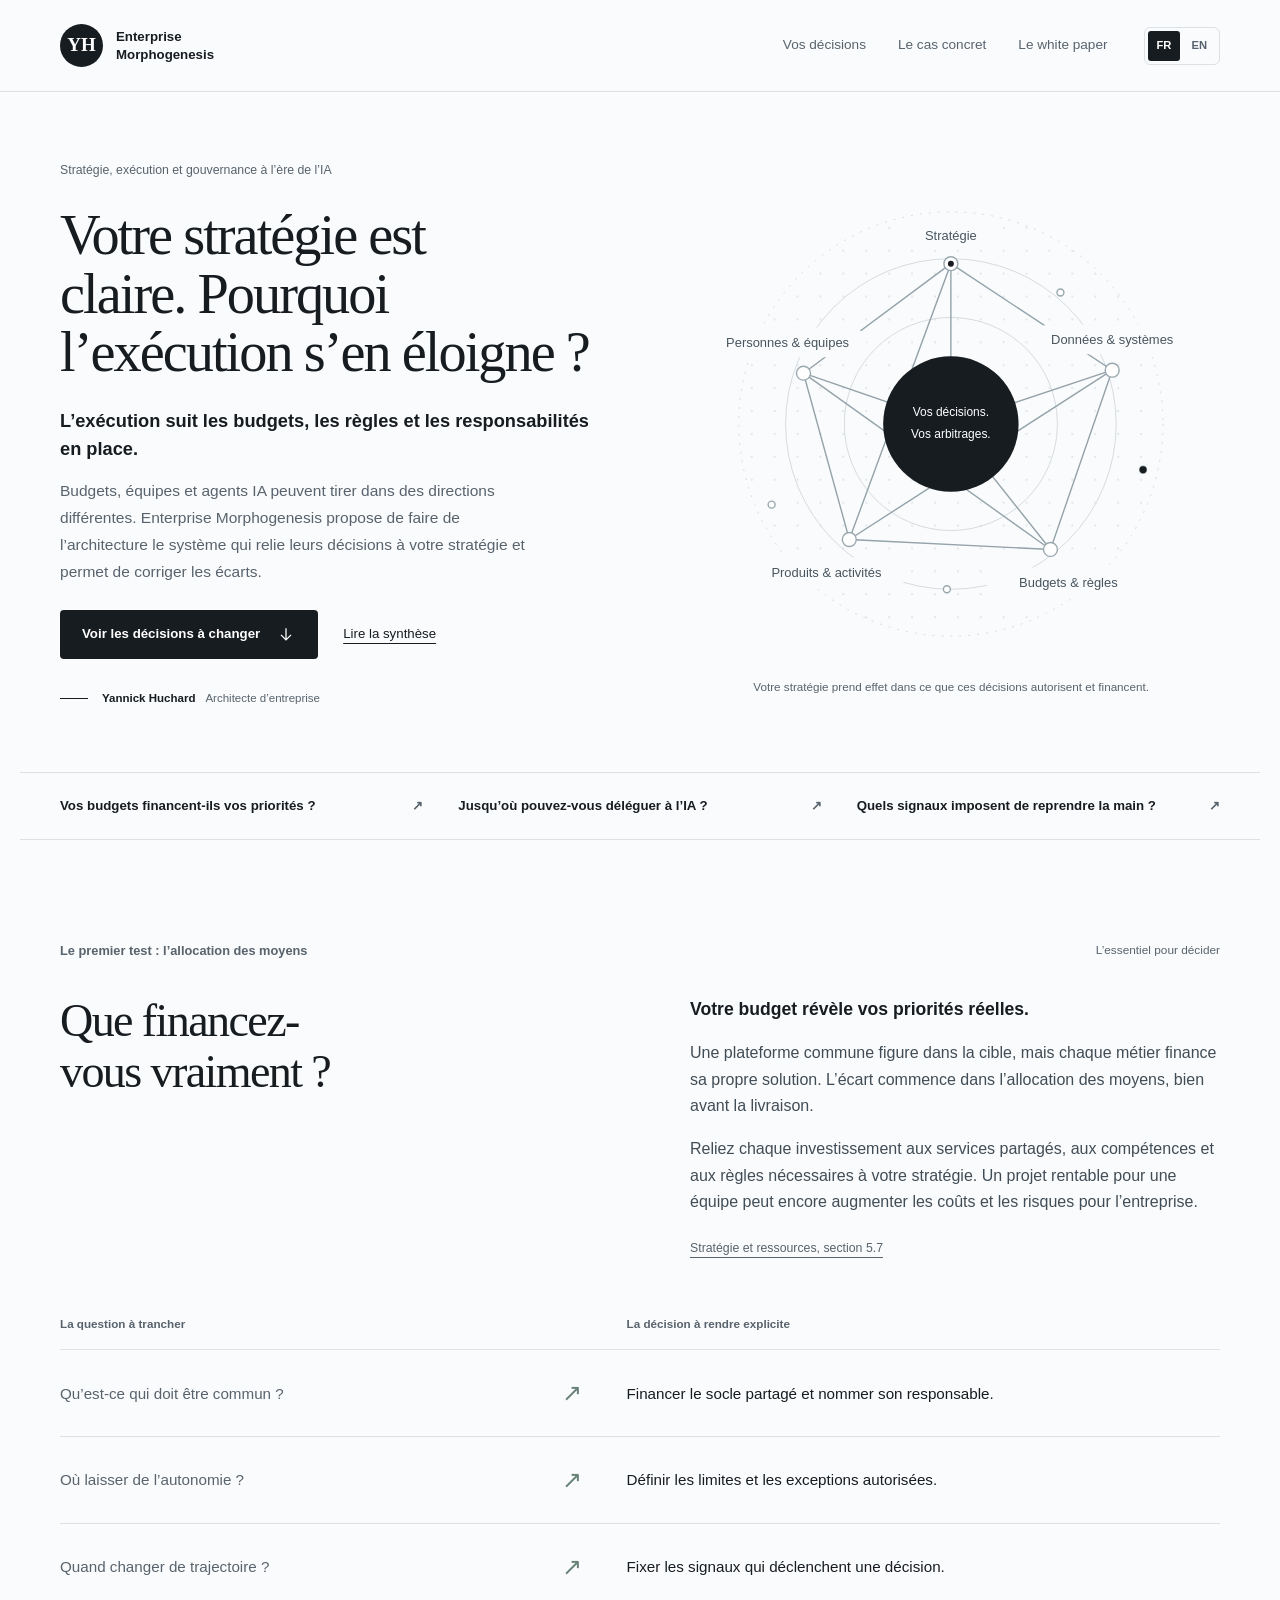
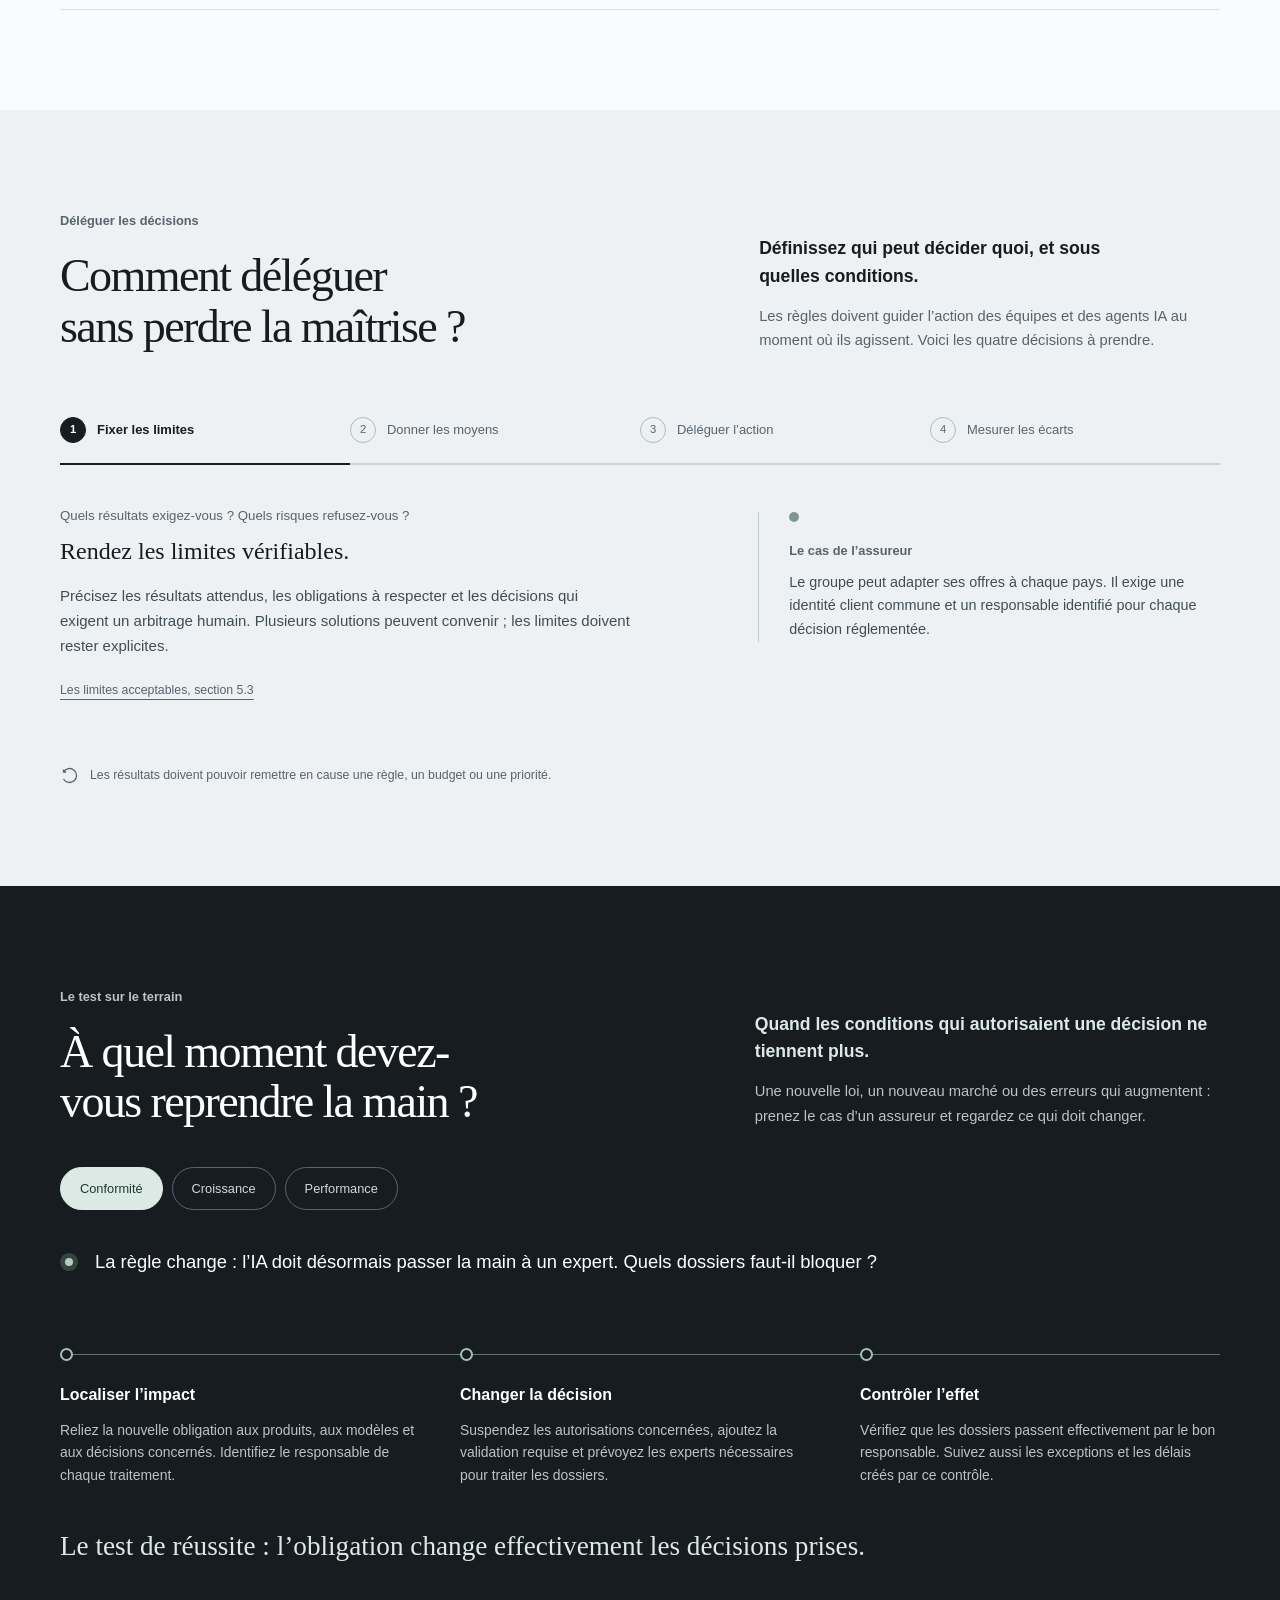
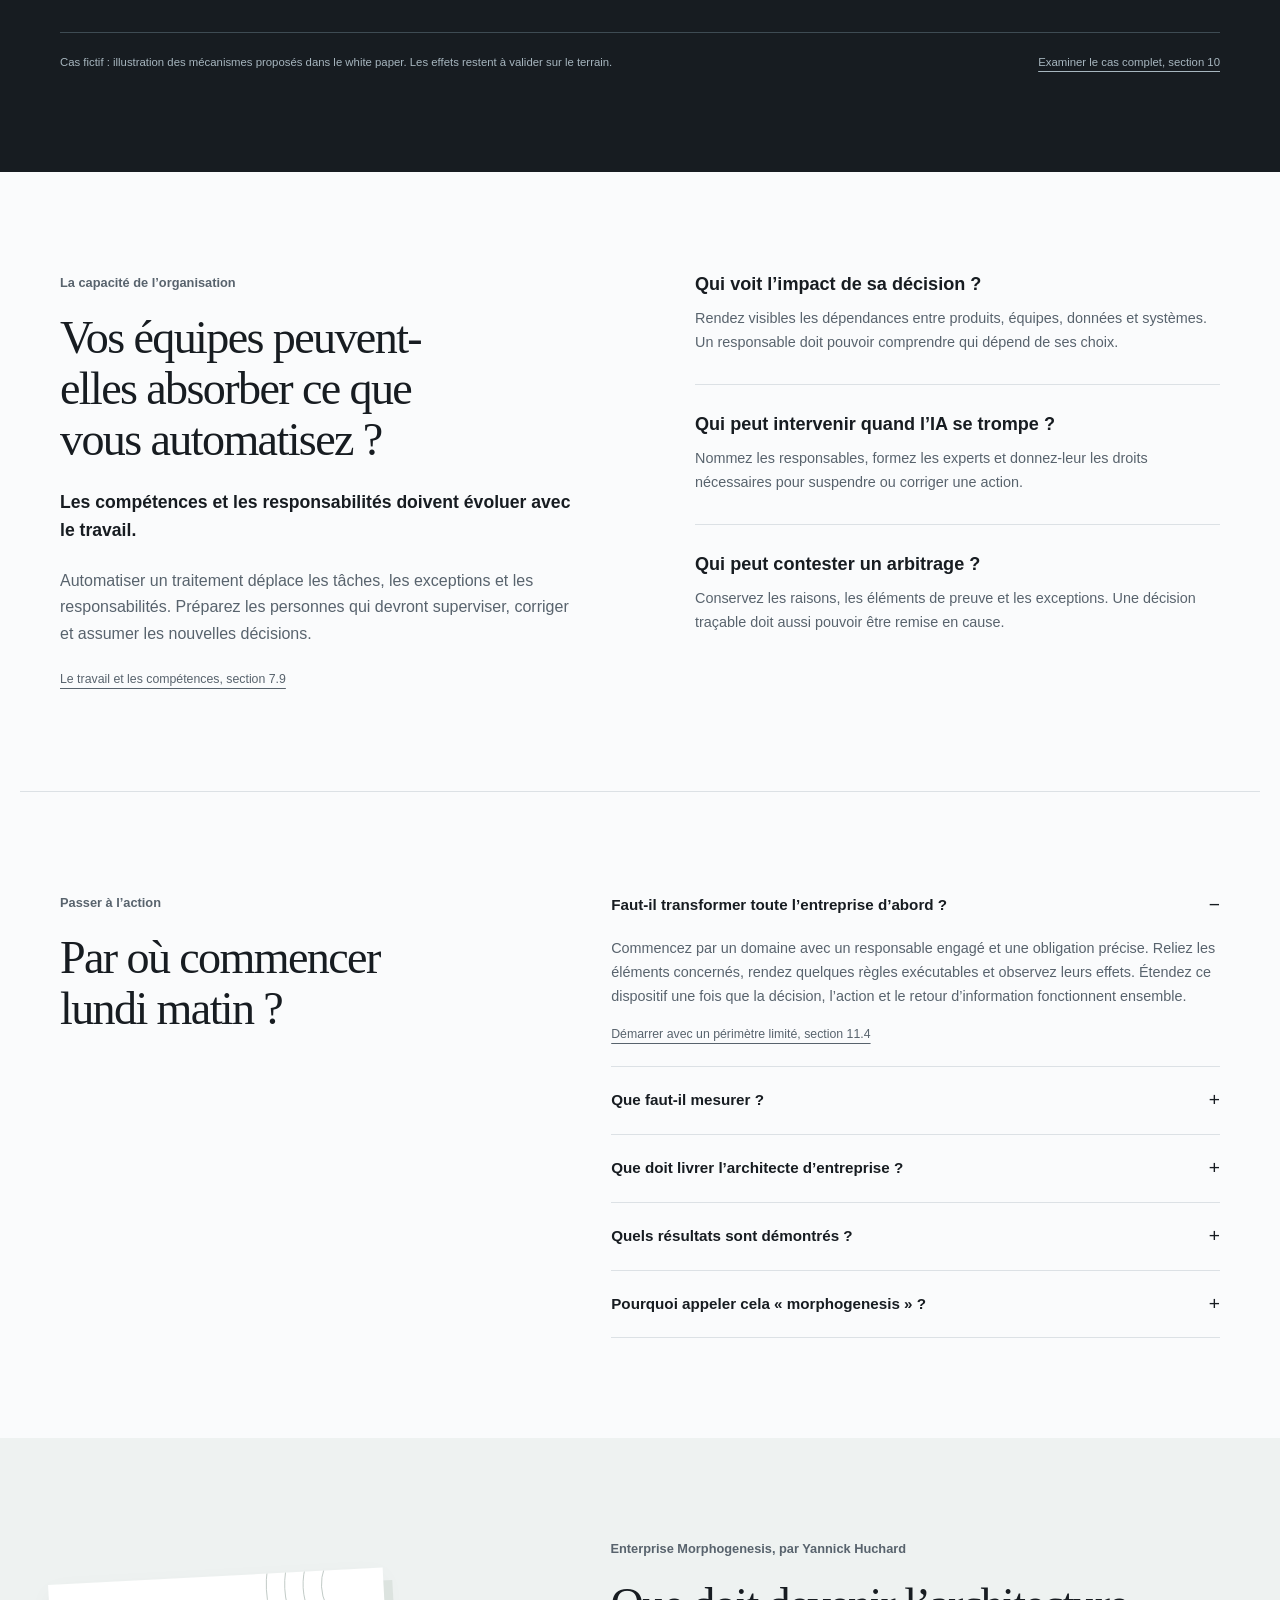
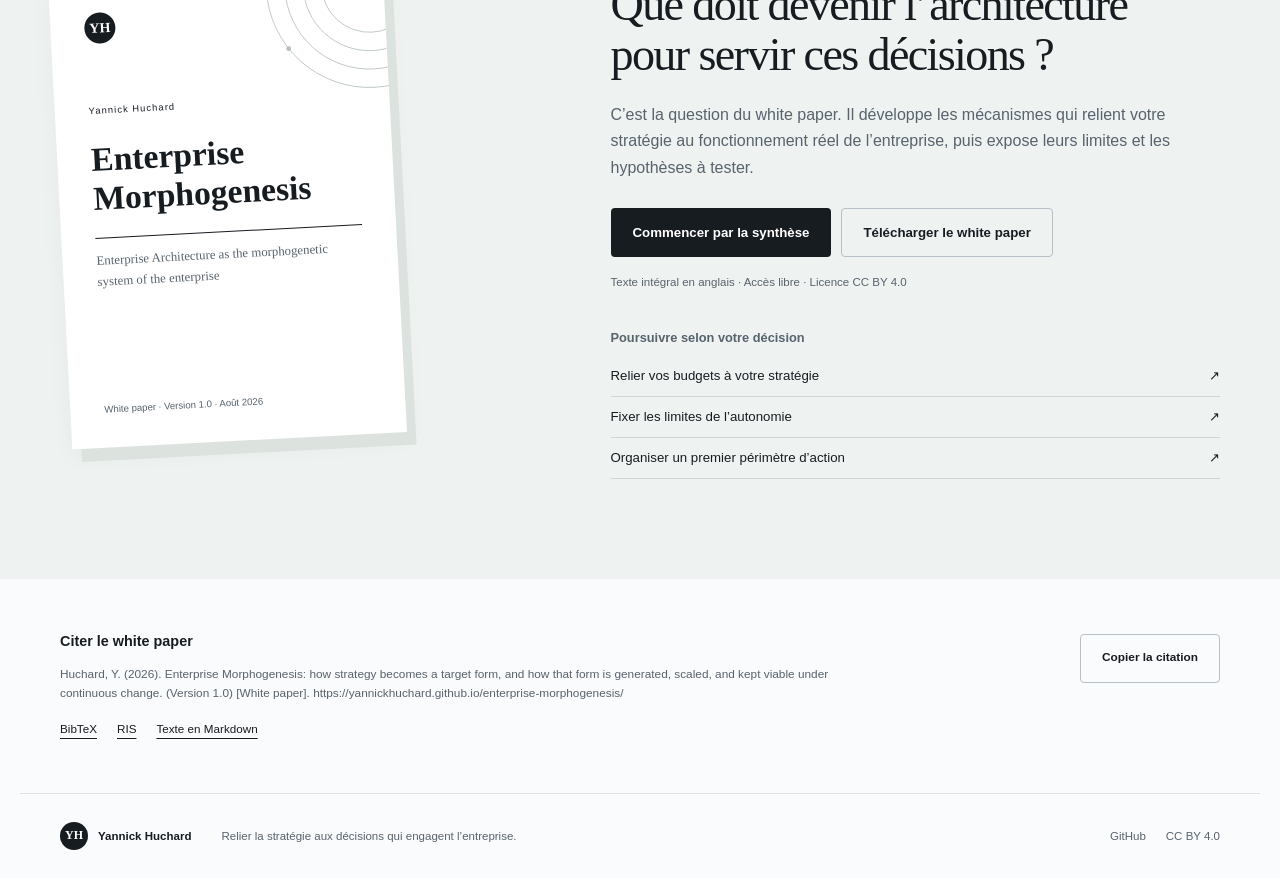
<file: docs/discover/index.html>
<!doctype html>
<html lang="fr">
<head>
  <meta charset="utf-8">
  <meta name="viewport" content="width=device-width, initial-scale=1">
  <title>Votre stratégie est claire. Et son exécution ? — Enterprise Morphogenesis</title>
  <meta name="description" content="Vos budgets, vos équipes et vos agents IA exécutent-ils la même stratégie ? Enterprise Morphogenesis propose de relier vos priorités aux décisions qui engagent l’entreprise.">
  <meta name="author" content="Yannick Huchard">
  <meta name="theme-color" content="#fafbfc">
  <meta property="og:type" content="website">
  <meta property="og:title" content="Votre stratégie est claire. Pourquoi l’exécution s’en éloigne ?">
  <meta property="og:description" content="Que financez-vous vraiment ? Que pouvez-vous déléguer à l’IA ? Quand reprendre la main ? Les questions de direction auxquelles Enterprise Morphogenesis propose de répondre.">
  <meta property="og:url" content="https://yannickhuchard.github.io/enterprise-morphogenesis/discover/">
  <meta name="twitter:card" content="summary">
  <link rel="canonical" href="https://yannickhuchard.github.io/enterprise-morphogenesis/discover/">
  <link rel="icon" type="image/svg+xml" href="../assets/images/yh-mark.svg">
  <link rel="license" href="https://creativecommons.org/licenses/by/4.0/">
  <link rel="stylesheet" href="../assets/css/discover.css">
  <script defer src="../assets/js/discover.js"></script>
</head>
<body>
  <a class="skip-link" href="#main" data-i18n="skip">Aller au contenu</a>
  <header class="header">
    <div class="header-inner shell">
      <a class="brand" href="#main" aria-label="Enterprise Morphogenesis">
        <span class="monogram" aria-hidden="true">YH</span>
        <span>Enterprise<br>Morphogenesis</span>
      </a>
      <nav class="navigation" aria-label="Navigation principale" data-i18n-aria="navLabel" id="navigation">
        <a href="#idee" data-i18n="navIdea">Vos décisions</a>
        <a href="#pratique" data-i18n="navPractice">Le cas concret</a>
        <a href="#lecture" data-i18n="navPaper">Le white paper</a>
      </nav>
      <div class="header-controls">
        <div class="language-switch" role="group" aria-label="Langue / Language">
          <button type="button" data-language="fr" lang="fr" aria-pressed="true" aria-label="Français">FR</button>
          <button type="button" data-language="en" lang="en" aria-pressed="false" aria-label="English">EN</button>
        </div>
        <button class="menu-toggle" type="button" aria-expanded="false" aria-controls="navigation" data-i18n="menu">Menu</button>
      </div>
    </div>
  </header>

  <main id="main">
    <section class="hero shell" aria-labelledby="hero-title">
      <div class="hero-copy">
        <p class="edition" data-i18n="edition">Stratégie, exécution et gouvernance à l’ère de l’IA</p>
        <h1 id="hero-title" data-i18n="heroTitle">Votre stratégie est claire. Pourquoi l’exécution s’en éloigne ?</h1>
        <p class="hero-answer" data-i18n="heroAnswer">L’exécution suit les budgets, les règles et les responsabilités en place.</p>
        <p class="hero-intro" data-i18n="heroIntro">Budgets, équipes et agents IA peuvent tirer dans des directions différentes. Enterprise Morphogenesis propose de faire de l’architecture le système qui relie leurs décisions à votre stratégie et permet de corriger les écarts.</p>
        <div class="hero-actions">
          <a class="button button-primary" href="#idee"><span data-i18n="start">Voir les décisions à changer</span><svg viewBox="0 0 24 24" aria-hidden="true"><path d="M12 5v14m-6-6 6 6 6-6"/></svg></a>
          <a class="text-link" href="../#executive-summary" data-i18n="readFull">Lire la synthèse</a>
        </div>
        <p class="author-line"><span class="author-dash" aria-hidden="true"></span><a href="https://yannickhuchard.com">Yannick Huchard</a><span data-i18n="authorRole">Architecte d’entreprise</span></p>
      </div>
      <figure class="hero-figure">
        <svg class="enterprise-network" viewBox="0 0 540 500" role="img" aria-labelledby="network-title network-desc">
          <title id="network-title" data-i18n="networkTitle">Ce qui détermine vos décisions</title>
          <desc id="network-desc" data-i18n="networkDesc">Les décisions dépendent des priorités stratégiques, des budgets, des équipes, des systèmes et des règles. L’architecture relie ces éléments pour rendre les arbitrages explicites.</desc>
          <defs>
            <pattern id="dots" width="23" height="23" patternUnits="userSpaceOnUse"><circle cx="1" cy="1" r="1" fill="#dbe0e4"/></pattern>
          </defs>
          <circle cx="270" cy="244" r="213" fill="url(#dots)"/>
          <g class="network-orbits" fill="none" stroke="#d5dbdf">
            <circle cx="270" cy="244" r="107"/><circle cx="270" cy="244" r="166"/>
            <circle cx="270" cy="244" r="213" stroke-dasharray="2 7"/>
          </g>
          <g class="network-links" fill="none" stroke="#94a2aa" stroke-width="1.4">
            <path d="M270 83 122 193 168 360 370 370 432 190 270 83 168 360M122 193 370 370M432 190 168 360M270 83v161M122 193 270 244 432 190M270 244 370 370"/>
          </g>
          <g fill="#fff" stroke="#99a8ae" stroke-width="1.4">
            <circle cx="270" cy="83" r="7"/><circle cx="122" cy="193" r="7"/><circle cx="168" cy="360" r="7"/><circle cx="370" cy="370" r="7"/><circle cx="432" cy="190" r="7"/>
            <circle cx="90" cy="325" r="3.5"/><circle cx="380" cy="112" r="3.5"/><circle cx="463" cy="290" r="3.5"/><circle cx="266" cy="410" r="3.5"/>
          </g>
          <g class="network-labels" text-anchor="middle">
            <rect x="216" y="39" width="108" height="30" rx="15"/><text x="270" y="59" data-i18n="networkStrategy">Stratégie</text>
            <rect x="28" y="147" width="157" height="30" rx="15"/><text x="106" y="167" data-i18n="networkPeople">Personnes &amp; équipes</text>
            <rect x="354" y="144" width="157" height="30" rx="15"/><text x="432" y="164" data-i18n="networkSystems">Données &amp; systèmes</text>
            <rect x="65" y="378" width="161" height="30" rx="15"/><text x="145" y="398" data-i18n="networkActivities">Produits &amp; activités</text>
            <rect x="306" y="388" width="163" height="30" rx="15"/><text x="388" y="408" data-i18n="networkResources">Budgets &amp; règles</text>
          </g>
          <circle cx="270" cy="244" r="68" fill="#171c21"/>
          <g class="network-center" fill="#fff" text-anchor="middle"><text x="270" y="236" data-i18n="networkOne">Vos décisions.</text><text x="270" y="258" data-i18n="networkTogether">Vos arbitrages.</text></g>
          <circle cx="270" cy="83" r="3" fill="#171c21"/><circle cx="463" cy="290" r="3.5" fill="#171c21"/>
        </svg>
        <figcaption data-i18n="networkCaption">Votre stratégie prend effet dans ce que ces décisions autorisent et financent.</figcaption>
      </figure>
    </section>

    <nav class="executive-questions shell" aria-label="Trois questions de direction" data-i18n-aria="executiveQuestionsLabel">
      <a href="#idee"><span data-i18n="questionBudget">Vos budgets financent-ils vos priorités ?</span><span aria-hidden="true">↗</span></a>
      <a href="#fonctionnement"><span data-i18n="questionAI">Jusqu’où pouvez-vous déléguer à l’IA ?</span><span aria-hidden="true">↗</span></a>
      <a href="#pratique"><span data-i18n="questionControl">Quels signaux imposent de reprendre la main ?</span><span aria-hidden="true">↗</span></a>
    </nav>

    <section class="idea-section section shell" id="idee" aria-labelledby="idea-title">
      <div class="section-heading"><p class="section-label" data-i18n="ideaLabel">Le premier test : l’allocation des moyens</p><p class="reading-time" data-i18n="readingTime">L’essentiel pour décider</p></div>
      <div class="idea-grid">
        <h2 id="idea-title" data-i18n="ideaTitle">Que financez-vous vraiment ?</h2>
        <div class="idea-copy">
          <p class="section-answer" data-i18n="budgetAnswer">Votre budget révèle vos priorités réelles.</p>
          <p data-i18n="ideaText">Une plateforme commune figure dans la cible, mais chaque métier finance sa propre solution. L’écart commence dans l’allocation des moyens, bien avant la livraison.</p>
          <p data-i18n="ideaThesis">Reliez chaque investissement aux services partagés, aux compétences et aux règles nécessaires à votre stratégie. Un projet rentable pour une équipe peut encore augmenter les coûts et les risques pour l’entreprise.</p>
          <a class="source-link" href="../#architecture-has-a-resource-function" data-i18n="definitionSource">Stratégie et ressources, section 5.7</a>
        </div>
      </div>
      <div class="shift-table" role="table" aria-label="Le changement de perspective" data-i18n-aria="shiftLabel">
        <div class="shift-row shift-head" role="row"><span role="columnheader" data-i18n="shiftBefore">La question à trancher</span><span aria-hidden="true"></span><span role="columnheader" data-i18n="shiftAfter">La décision à rendre explicite</span></div>
        <div class="shift-row" role="row"><span role="cell" data-i18n="shift1Before">Qu’est-ce qui doit être commun ?</span><span class="shift-arrow" aria-hidden="true">↗</span><span role="cell" data-i18n="shift1After">Financer le socle partagé et nommer son responsable.</span></div>
        <div class="shift-row" role="row"><span role="cell" data-i18n="shift2Before">Où laisser de l’autonomie ?</span><span class="shift-arrow" aria-hidden="true">↗</span><span role="cell" data-i18n="shift2After">Définir les limites et les exceptions autorisées.</span></div>
        <div class="shift-row" role="row"><span role="cell" data-i18n="shift3Before">Quand changer de trajectoire ?</span><span class="shift-arrow" aria-hidden="true">↗</span><span role="cell" data-i18n="shift3After">Fixer les signaux qui déclenchent une décision.</span></div>
      </div>
    </section>

    <section class="mechanism-section" id="fonctionnement" aria-labelledby="mechanism-title">
      <div class="section shell">
        <div class="mechanism-heading"><div><p class="section-label" data-i18n="loopLabel">Déléguer les décisions</p><h2 id="mechanism-title" data-i18n="loopTitle">Comment déléguer sans perdre la maîtrise ?</h2></div><div><p class="section-answer" data-i18n="delegationAnswer">Définissez qui peut décider quoi, et sous quelles conditions.</p><p data-i18n="loopIntro">Les règles doivent guider l’action des équipes et des agents IA au moment où ils agissent. Voici les quatre décisions à prendre.</p></div></div>
        <div class="step-tabs" role="tablist" aria-label="Étapes de la boucle" data-i18n-aria="stepsLabel">
          <button id="step-0" type="button" role="tab" aria-selected="true" aria-controls="step-panel" data-step="0"><span class="step-number">1</span><span data-i18n="step0">Fixer les limites</span></button>
          <button id="step-1" type="button" role="tab" aria-selected="false" aria-controls="step-panel" tabindex="-1" data-step="1"><span class="step-number">2</span><span data-i18n="step1">Donner les moyens</span></button>
          <button id="step-2" type="button" role="tab" aria-selected="false" aria-controls="step-panel" tabindex="-1" data-step="2"><span class="step-number">3</span><span data-i18n="step2">Déléguer l’action</span></button>
          <button id="step-3" type="button" role="tab" aria-selected="false" aria-controls="step-panel" tabindex="-1" data-step="3"><span class="step-number">4</span><span data-i18n="step3">Mesurer les écarts</span></button>
        </div>
        <div class="step-panel" id="step-panel" role="tabpanel" aria-labelledby="step-0" tabindex="0">
          <div><p class="step-question" id="step-question">Quels résultats exigez-vous ? Quels risques refusez-vous ?</p><h3 id="step-title">Rendez les limites vérifiables.</h3><p id="step-description">Précisez les résultats attendus, les obligations à respecter et les décisions qui exigent un arbitrage humain. Plusieurs solutions peuvent convenir ; les limites doivent rester explicites.</p><a class="source-link" id="step-source" href="../#53-the-target-is-an-attractor-not-a-point">Les limites acceptables, section 5.3</a></div>
          <div class="step-example"><span class="example-marker" aria-hidden="true"></span><p class="section-label" data-i18n="forExample">Le cas de l’assureur</p><p id="step-example">Le groupe peut adapter ses offres à chaque pays. Il exige une identité client commune et un responsable identifié pour chaque décision réglementée.</p></div>
        </div>
        <p class="loop-return"><svg viewBox="0 0 24 24" aria-hidden="true"><path d="M7 8H4V5m0 3a8 8 0 1 1 0 8"/></svg><span data-i18n="loopReturn">Les résultats doivent pouvoir remettre en cause une règle, un budget ou une priorité.</span></p>
        <noscript><p class="no-script-note">Les étapes suivantes consistent à mettre en place les règles et les ressources, laisser les équipes agir dans ces limites, puis observer les résultats et corriger la trajectoire. Le <a href="../#control-requires-a-closed-loop">texte intégral</a> détaille cette boucle.</p></noscript>
      </div>
    </section>

    <section class="practice-section" id="pratique" aria-labelledby="practice-title">
      <div class="section shell">
        <div class="practice-heading"><div><p class="section-label" data-i18n="practiceLabel">Le test sur le terrain</p><h2 id="practice-title" data-i18n="practiceTitle">À quel moment devez-vous reprendre la main ?</h2></div><div><p class="section-answer" data-i18n="controlAnswer">Quand les conditions qui autorisaient une décision ne tiennent plus.</p><p data-i18n="practiceIntro">Une nouvelle loi, un nouveau marché ou des erreurs qui augmentent : prenez le cas d’un assureur et regardez ce qui doit changer.</p></div></div>
        <div class="scenario-tabs" role="tablist" aria-label="Choisir une situation" data-i18n-aria="scenarioLabel">
          <button id="scenario-regulation" type="button" role="tab" aria-selected="true" aria-controls="scenario-panel" data-scenario="regulation" data-i18n="scenarioRegulation">Conformité</button>
          <button id="scenario-growth" type="button" role="tab" aria-selected="false" aria-controls="scenario-panel" tabindex="-1" data-scenario="growth" data-i18n="scenarioGrowth">Croissance</button>
          <button id="scenario-incident" type="button" role="tab" aria-selected="false" aria-controls="scenario-panel" tabindex="-1" data-scenario="incident" data-i18n="scenarioIncident">Performance</button>
        </div>
        <div id="scenario-panel" class="scenario-panel" role="tabpanel" aria-labelledby="scenario-regulation" tabindex="0">
          <div class="scenario-trigger"><span class="trigger-dot" aria-hidden="true"></span><p id="scenario-trigger">La règle change : l’IA doit désormais passer la main à un expert. Quels dossiers faut-il bloquer ?</p></div>
          <ol class="response-chain">
            <li><span class="chain-node" aria-hidden="true"></span><h3 data-i18n="responseIdentify">Localiser l’impact</h3><p id="response-identify">Reliez la nouvelle obligation aux produits, aux modèles et aux décisions concernés. Identifiez le responsable de chaque traitement.</p></li>
            <li><span class="chain-node" aria-hidden="true"></span><h3 data-i18n="responseAdapt">Changer la décision</h3><p id="response-adapt">Suspendez les autorisations concernées, ajoutez la validation requise et prévoyez les experts nécessaires pour traiter les dossiers.</p></li>
            <li><span class="chain-node" aria-hidden="true"></span><h3 data-i18n="responseCheck">Contrôler l’effet</h3><p id="response-check">Vérifiez que les dossiers passent effectivement par le bon responsable. Suivez aussi les exceptions et les délais créés par ce contrôle.</p></li>
          </ol>
          <p class="scenario-outcome" id="scenario-outcome">Le test de réussite : l’obligation change effectivement les décisions prises.</p>
        </div>
        <div class="practice-footnote"><p data-i18n="scenarioNote">Cas fictif : illustration des mécanismes proposés dans le white paper. Les effets restent à valider sur le terrain.</p><a href="../#10-a-pragmatic-example-a-regulated-insurer-under-ai-driven-growth" data-i18n="scenarioSource">Examiner le cas complet, section 10</a></div>
        <noscript><p>Les deux autres situations sont l’ouverture d’un pays et une dérive des délais de traitement. Dans chaque cas, le modèle sert à repérer les dépendances, adapter les moyens et vérifier les effets.</p></noscript>
      </div>
    </section>

    <section class="people-section section shell" aria-labelledby="people-title">
      <div class="people-intro"><p class="section-label" data-i18n="peopleLabel">La capacité de l’organisation</p><h2 id="people-title" data-i18n="peopleTitle">Vos équipes peuvent-elles absorber ce que vous automatisez ?</h2><p class="section-answer" data-i18n="peopleAnswer">Les compétences et les responsabilités doivent évoluer avec le travail.</p><p data-i18n="peopleIntro">Automatiser un traitement déplace les tâches, les exceptions et les responsabilités. Préparez les personnes qui devront superviser, corriger et assumer les nouvelles décisions.</p><a class="source-link" href="../#79-people-culture-and-the-rewiring-of-the-enterprise" data-i18n="peopleSource">Le travail et les compétences, section 7.9</a></div>
      <div class="people-points">
        <div><h3 data-i18n="people1Title">Qui voit l’impact de sa décision ?</h3><p data-i18n="people1Text">Rendez visibles les dépendances entre produits, équipes, données et systèmes. Un responsable doit pouvoir comprendre qui dépend de ses choix.</p></div>
        <div><h3 data-i18n="people2Title">Qui peut intervenir quand l’IA se trompe ?</h3><p data-i18n="people2Text">Nommez les responsables, formez les experts et donnez-leur les droits nécessaires pour suspendre ou corriger une action.</p></div>
        <div><h3 data-i18n="people3Title">Qui peut contester un arbitrage ?</h3><p data-i18n="people3Text">Conservez les raisons, les éléments de preuve et les exceptions. Une décision traçable doit aussi pouvoir être remise en cause.</p></div>
      </div>
    </section>

    <section class="questions-section section shell" aria-labelledby="questions-title">
      <div><p class="section-label" data-i18n="questionsLabel">Passer à l’action</p><h2 id="questions-title" data-i18n="questionsTitle">Par où commencer lundi matin ?</h2></div>
      <div class="questions">
        <details open><summary data-i18n="faq1Q">Faut-il transformer toute l’entreprise d’abord ?</summary><p data-i18n="faq1A">Commencez par un domaine avec un responsable engagé et une obligation précise. Reliez les éléments concernés, rendez quelques règles exécutables et observez leurs effets. Étendez ce dispositif une fois que la décision, l’action et le retour d’information fonctionnent ensemble.</p><a class="source-link" href="../#114-establishing-the-practice-bootstrap-growth-and-the-morphogenetic-gauge" data-i18n="faq1Source">Démarrer avec un périmètre limité, section 11.4</a></details>
        <details><summary data-i18n="faq2Q">Que faut-il mesurer ?</summary><p data-i18n="faq2A">Mesurez le délai entre un changement et sa prise en compte, les écarts aux résultats attendus et les exceptions encore ouvertes. Vérifiez aussi que vos règles sont réellement appliquées. Le white paper propose plusieurs indicateurs à lire séparément, sans note globale qui masquerait les problèmes.</p><a class="source-link" href="../#44-architecture-latency-becomes-a-first-class-metric" data-i18n="faq2Source">Le délai de réaction, section 4.4</a></details>
        <details><summary data-i18n="faq3Q">Que doit livrer l’architecte d’entreprise ?</summary><p data-i18n="faq3A">Des éléments utilisables pour décider et agir : les résultats visés, les règles communes, les dépendances, les trajectoires de transformation et les signaux d’alerte. Les modèles et les frameworks existants restent utiles lorsqu’ils alimentent ce travail.</p><a class="source-link" href="../#7-what-enterprise-architecture-is-supposed-to-deliver" data-i18n="faq3Source">Les livrables attendus, section 7</a></details>
        <details><summary data-i18n="faq4Q">Quels résultats sont démontrés ?</summary><p data-i18n="faq4A">Le white paper avance une théorie à tester. Il s’appuie sur des travaux existants, précise les bénéfices attendus et décrit ce qui pourrait les réfuter. Ses exemples expliquent les mécanismes ; ils ne constituent pas des preuves de performance.</p><a class="source-link" href="../#12-research-propositions-and-validation-agenda" data-i18n="faq4Source">Les hypothèses à tester, section 12</a></details>
        <details><summary data-i18n="faq5Q">Pourquoi appeler cela « morphogenesis » ?</summary><p data-i18n="faq5A">La morphogenèse étudie comment une forme émerge d’interactions locales. Le white paper transpose cette question à l’entreprise : comment ses décisions produisent-elles une organisation capable d’atteindre ses objectifs et de s’adapter ? L’analogie biologique sert à concevoir des mécanismes, sans assimiler l’entreprise à un organisme vivant.</p><a class="source-link" href="../#22-what-morphogenesis-actually-means" data-i18n="faq5Source">Le point de départ de la théorie, section 2.2</a></details>
      </div>
    </section>

    <section class="reading-section" id="lecture" aria-labelledby="reading-title">
      <div class="reading-inner section shell">
        <a class="paper-cover" href="../" aria-label="Lire Enterprise Morphogenesis en anglais" data-i18n-aria="coverLabel">
          <span class="monogram" aria-hidden="true">YH</span>
          <svg class="cover-orbit" viewBox="0 0 200 200" aria-hidden="true"><g fill="none" stroke="currentColor"><circle cx="170" cy="25" r="60"/><circle cx="170" cy="25" r="83"/><circle cx="170" cy="25" r="106"/><circle cx="170" cy="25" r="129"/></g><circle cx="65" cy="100" r="3" fill="currentColor"/></svg>
          <span class="cover-author">Yannick Huchard</span><span class="cover-title">Enterprise<br>Morphogenesis</span>
          <span class="cover-subtitle" lang="en">Enterprise Architecture as the morphogenetic system of the enterprise</span>
          <span class="cover-edition" data-i18n="coverEdition">White paper · Version 1.0 · Août 2026</span>
        </a>
        <div class="reading-copy">
          <p class="section-label" data-i18n="readingLabel">Enterprise Morphogenesis, par Yannick Huchard</p><h2 id="reading-title" data-i18n="readingTitle">Que doit devenir l’architecture pour servir ces décisions ?</h2><p data-i18n="readingIntro">C’est la question du white paper. Il développe les mécanismes qui relient votre stratégie au fonctionnement réel de l’entreprise, puis expose leurs limites et les hypothèses à tester.</p>
          <div class="reading-actions"><a class="button button-primary" href="../#executive-summary" data-i18n="readPaper">Commencer par la synthèse</a><a class="button button-outline" href="../Enterprise_Morphogenesis_v1_0.docx" download data-i18n="downloadWord">Télécharger le white paper</a></div>
          <p class="reading-note" data-i18n="paperLanguage">Texte intégral en anglais · Accès libre · Licence CC BY 4.0</p>
          <div class="reading-guide"><p class="section-label" data-i18n="guideLabel">Poursuivre selon votre décision</p><a href="../#architecture-has-a-resource-function"><span data-i18n="guideSummary">Relier vos budgets à votre stratégie</span><span aria-hidden="true">↗</span></a><a href="../#84-architectural-autonomy-must-be-earned"><span data-i18n="guideExample">Fixer les limites de l’autonomie</span><span aria-hidden="true">↗</span></a><a href="../#114-establishing-the-practice-bootstrap-growth-and-the-morphogenetic-gauge"><span data-i18n="guideLimits">Organiser un premier périmètre d’action</span><span aria-hidden="true">↗</span></a></div>
        </div>
      </div>
    </section>

    <section class="citation-section shell" aria-labelledby="citation-title"><div><h2 id="citation-title" data-i18n="citeTitle">Citer le white paper</h2><p id="citation-text" lang="en">Huchard, Y. (2026). Enterprise Morphogenesis: how strategy becomes a target form, and how that form is generated, scaled, and kept viable under continuous change. (Version 1.0) [White paper]. https://yannickhuchard.github.io/enterprise-morphogenesis/</p><div class="citation-links"><a href="../citation.bib" download>BibTeX</a><a href="../citation.ris" download>RIS</a><a href="../index.md" data-i18n="markdown">Texte en Markdown</a></div></div><div class="copy-action"><button class="button button-outline" id="copy-citation" type="button" data-i18n="copyCitation">Copier la citation</button><p id="copy-status" role="status" aria-live="polite"></p></div></section>
  </main>

  <footer class="footer shell"><a class="footer-author" href="https://yannickhuchard.com"><span class="monogram monogram-small" aria-hidden="true">YH</span>Yannick Huchard</a><p data-i18n="footerDescription">Relier la stratégie aux décisions qui engagent l’entreprise.</p><div><a href="https://github.com/yannickhuchard/enterprise-morphogenesis">GitHub</a><a rel="license" href="https://creativecommons.org/licenses/by/4.0/">CC BY 4.0</a></div></footer>
</body>
</html>
</file>
<file: docs/assets/css/discover.css>
:root {
  color-scheme: light;
  --paper: #fafbfc;
  --white: #fff;
  --ink: #171c21;
  --muted: #58636d;
  --line: #dce1e5;
  --wash: #edf1f3;
  --sage: #dceae5;
  --serif: Cambria, "Iowan Old Style", "Palatino Linotype", Georgia, serif;
  --sans: "Segoe UI", "Helvetica Neue", Arial, sans-serif;
  font-family: var(--sans);
  color: var(--ink);
  background: var(--paper);
  font-size: 16px;
  line-height: 1.65;
  text-rendering: optimizeLegibility;
  -webkit-font-smoothing: antialiased;
}
* { box-sizing: border-box; }
html { scroll-behavior: smooth; scroll-padding-top: 110px; }
body { margin: 0; }
button, a { -webkit-tap-highlight-color: transparent; }
button { font: inherit; cursor: pointer; }
a { color: inherit; text-decoration-thickness: 1px; text-underline-offset: 5px; }
a:hover { text-decoration-thickness: 2px; }
button:focus-visible, a:focus-visible, [tabindex]:focus-visible, summary:focus-visible { outline: 3px solid #618176; outline-offset: 5px; }
svg { display: block; }
button svg, .button svg { width: 20px; height: 20px; fill: none; stroke: currentColor; stroke-width: 1.5; }
h1, h2, h3, p, figure { margin: 0; }
p { text-wrap: pretty; }
h1, h2 { font-family: var(--serif); font-weight: 500; letter-spacing: -.035em; text-wrap: balance; }
h2 { font-size: clamp(2.2rem, 3.6vw, 3.45rem); line-height: 1.1; }
h3 { font-size: 1.13rem; line-height: 1.4; font-weight: 600; }
::selection { color: var(--ink); background: var(--sage); }
.shell { max-width: 1240px; margin-inline: auto; padding-inline: 40px; }
.section { padding-block: 100px; }
.section-label { font-size: .8rem; font-weight: 600; color: var(--muted); }
.skip-link { position: fixed; top: -80px; left: 20px; padding: 12px 20px; background: var(--ink); color: white; z-index: 100; }
.skip-link:focus { top: 12px; }
.header { position: sticky; top: 0; z-index: 10; background: var(--paper); border-bottom: 1px solid var(--line); }
.header-inner { min-height: 91px; display: flex; align-items: center; justify-content: space-between; gap: 36px; }
.brand { display: flex; align-items: center; gap: 13px; font-size: .83rem; line-height: 1.3; font-weight: 600; text-decoration: none; }
.monogram { width: 43px; height: 43px; border-radius: 50%; background: var(--ink); color: white; display: inline-flex; align-items: center; justify-content: center; font-family: var(--serif); font-weight: 700; font-size: 19px; flex-shrink: 0; }
.navigation { display: flex; align-items: center; gap: 32px; margin-left: auto; }
.navigation a { font-size: .85rem; text-decoration: none; color: var(--muted); }
.navigation a:hover { color: var(--ink); }
.header-controls { display: flex; align-items: center; gap: 16px; }
.language-switch { display: flex; gap: 2px; padding: 3px; border: 1px solid var(--line); border-radius: 6px; }
.language-switch button { border: 0; padding: 5px 9px; border-radius: 3px; color: var(--muted); background: transparent; font-size: .7rem; font-weight: 600; min-height: 30px; }
.language-switch button[aria-pressed="true"] { color: white; background: var(--ink); }
.menu-toggle { display: none; }
.hero { display: grid; grid-template-columns: 1.12fr 1fr; gap: 20px; align-items: center; padding-top: 48px; padding-bottom: 44px; min-height: 680px; }
.edition { color: var(--muted); font-size: .77rem; margin-bottom: 25px; }
h1 { font-size: clamp(3.1rem, 4.4vw, 3.85rem); line-height: 1.045; max-width: 640px; }
.hero-intro { max-width: 475px; font-size: 1.07rem; color: var(--muted); margin-top: 27px; line-height: 1.8; }
.hero-answer { max-width: 530px; margin-top: 25px; font-size: 1.14rem; line-height: 1.5; font-weight: 600; text-wrap: pretty; }
.hero-answer + .hero-intro { margin-top: 15px; font-size: .97rem; line-height: 1.75; }
.section-answer { font-weight: 600; font-size: 1.1rem; line-height: 1.55; color: var(--ink); }
.executive-questions { display: grid; grid-template-columns: repeat(3, 1fr); padding-top: 23px; padding-bottom: 23px; gap: 35px; border-top: 1px solid var(--line); border-bottom: 1px solid var(--line); }
.executive-questions a { display: flex; align-items: start; justify-content: space-between; gap: 18px; text-decoration: none; font-size: .83rem; font-weight: 600; line-height: 1.5; }
.executive-questions a:hover { text-decoration: underline; text-underline-offset: 4px; }
.executive-questions a > span:last-child { color: var(--muted); }
.hero-actions { display: flex; flex-wrap: wrap; align-items: center; gap: 25px; margin-top: 24px; }
.button { display: inline-flex; align-items: center; justify-content: center; gap: 16px; min-height: 49px; padding: 11px 21px; border: 1px solid transparent; border-radius: 4px; text-decoration: none; font-size: .83rem; font-weight: 600; line-height: 1.5; }
.button-primary { background: var(--ink); color: white; }
.button-primary:hover { background: #343f46; text-decoration: none; }
.button-outline { background: transparent; border-color: #b7c0c6; color: var(--ink); }
.button-outline:hover { background: #e5eaed; text-decoration: none; }
.text-link { font-size: .83rem; }
.author-line { display: flex; gap: 10px; align-items: center; flex-wrap: wrap; margin-top: 30px; font-size: .72rem; }
.author-line a { font-weight: 600; text-decoration: none; }
.author-line > span:last-child { color: var(--muted); }
.author-dash { width: 28px; height: 1px; background: var(--ink); margin-right: 4px; }
.hero-figure { padding-top: 10px; }
.enterprise-network { width: 100%; overflow: visible; }
.network-labels rect { fill: var(--paper); }
.network-labels text { fill: #48555e; font-family: var(--sans); font-size: 13px; }
.network-center { font-family: var(--sans); font-size: 12px; font-weight: 500; }
.hero-figure figcaption { color: var(--muted); font-size: .73rem; text-align: center; margin-top: -2px; }
.idea-section { border-top: 0; }
.section-heading { display: flex; justify-content: space-between; align-items: center; margin-bottom: 35px; gap: 20px; }
.reading-time { color: var(--muted); font-size: .74rem; }
.idea-grid { display: grid; grid-template-columns: 1fr 1fr; gap: 100px; }
.idea-grid h2 { max-width: 440px; }
.idea-copy p + p { margin-top: 17px; }
.idea-copy p { color: #414d56; }
.idea-copy .section-answer { color: var(--ink); }
.source-link { display: inline-block; font-size: .77rem; margin-top: 22px; color: var(--muted); }
.shift-table { margin-top: 54px; }
.shift-row { display: grid; grid-template-columns: 1fr 70px 1.3fr; padding: 23px 0; border-bottom: 1px solid var(--line); align-items: center; gap: 20px; font-size: .95rem; }
.shift-row > span:first-child { color: var(--muted); }
.shift-head { font-size: .73rem; font-weight: 600; padding-top: 0; padding-bottom: 16px; }
.shift-head > span:last-child { color: var(--muted); }
.shift-arrow { color: #698278; font-size: 1.5rem; text-align: center; }
.mechanism-section { background: var(--wash); }
.mechanism-heading { display: grid; grid-template-columns: 1.3fr 1fr; align-items: end; gap: 100px; }
.mechanism-heading h2 { margin-top: 20px; }
.mechanism-heading > p { color: var(--muted); max-width: 380px; margin-bottom: 4px; }
.mechanism-heading > div:last-child > p:last-child { margin-top: 14px; font-size: .92rem; color: var(--muted); }
.step-tabs { display: grid; grid-template-columns: repeat(4, 1fr); gap: 0; margin-top: 47px; }
.step-tabs button { display: flex; align-items: center; gap: 11px; text-align: left; border: 0; border-bottom: 2px solid #cbd3d7; background: transparent; padding: 17px 12px 20px 0; color: var(--muted); font-size: .81rem; }
.step-tabs button[aria-selected="true"] { color: var(--ink); border-bottom-color: var(--ink); font-weight: 600; }
.step-number { display: inline-flex; align-items: center; justify-content: center; width: 26px; height: 26px; border: 1px solid #aebbc1; border-radius: 50%; flex-shrink: 0; font-size: .7rem; }
.step-tabs [aria-selected="true"] .step-number { background: var(--ink); border-color: var(--ink); color: white; }
.step-panel { display: grid; grid-template-columns: 1.35fr 1fr; gap: 75px; padding-top: 40px; min-height: 280px; }
.step-question { color: var(--muted); font-size: .83rem; margin-bottom: 9px; }
.step-panel h3 { font-size: 1.5rem; font-family: var(--serif); font-weight: 500; margin-bottom: 15px; }
#step-description { max-width: 580px; font-size: .94rem; color: #414d56; }
.step-example { padding-left: 30px; border-left: 1px solid #bfcbd1; align-self: start; margin-top: 7px; }
.example-marker { display: block; width: 10px; height: 10px; border-radius: 50%; background: #80978d; margin-bottom: 18px; }
#step-example { margin-top: 10px; font-size: .9rem; color: #414d56; }
.loop-return { display: flex; align-items: center; gap: 9px; color: var(--muted); font-size: .77rem; margin-top: 20px; }
.loop-return svg { width: 21px; height: 21px; fill: none; stroke: currentColor; stroke-width: 1.5; flex-shrink: 0; }
.practice-section { background: var(--ink); color: white; }
.practice-section .section-label, .practice-heading > p { color: #b8c4cb; }
.practice-heading { display: grid; grid-template-columns: 1.3fr 1fr; gap: 90px; align-items: end; }
.practice-heading h2 { margin-top: 20px; }
.practice-heading > p { max-width: 370px; }
.practice-heading .section-answer { color: var(--sage); }
.practice-heading > div:last-child > p:last-child { color: #b8c4cb; margin-top: 14px; font-size: .92rem; }
.scenario-tabs { display: flex; flex-wrap: wrap; gap: 9px; margin-top: 39px; }
.scenario-tabs button { border: 1px solid #58656e; border-radius: 30px; padding: 10px 19px; background: transparent; color: #d1d9de; font-size: .8rem; }
.scenario-tabs button[aria-selected="true"] { background: var(--sage); border-color: var(--sage); color: #23382f; }
.scenario-panel { margin-top: 36px; }
.scenario-trigger { display: flex; align-items: start; gap: 15px; max-width: 830px; font-size: 1.15rem; line-height: 1.7; min-height: 66px; }
.trigger-dot { display: block; width: 8px; height: 8px; border-radius: 50%; background: #b4ccbf; box-shadow: 0 0 0 5px #34443e; flex-shrink: 0; margin: 12px 7px 0 5px; }
.response-chain { display: grid; grid-template-columns: repeat(3, 1fr); gap: 40px; padding: 0; margin-top: 36px; margin-bottom: 0; list-style: none; }
.response-chain li { position: relative; padding-top: 36px; }
.response-chain li::before { content: ""; position: absolute; top: 6px; left: 0; width: calc(100% + 40px); height: 1px; background: #63726d; }
.response-chain li:last-child::before { width: 100%; }
.chain-node { position: absolute; top: 0; left: 0; width: 13px; height: 13px; border: 2px solid #a5c3b5; background: var(--ink); border-radius: 50%; }
.response-chain h3 { font-size: 1rem; }
.response-chain p { color: #b8c4cb; font-size: .87rem; margin-top: 12px; }
.scenario-outcome { font-family: var(--serif); font-size: 1.7rem; line-height: 1.4; color: #dceae5; margin-top: 40px; max-width: 830px; min-height: 80px; }
.practice-footnote { margin-top: 25px; padding-top: 20px; border-top: 1px solid #3e4b53; display: flex; justify-content: space-between; gap: 45px; font-size: .71rem; color: #a7b6bf; }
.practice-footnote p { max-width: 640px; }
.practice-footnote a { white-space: nowrap; align-self: end; }
.people-section { display: grid; grid-template-columns: 1fr 1fr; gap: 110px; }
.people-intro h2 { margin-top: 20px; }
.people-intro > p:not(.section-label) { margin-top: 24px; color: var(--muted); }
.people-intro > p.section-answer { color: var(--ink); }
.people-points > div + div { margin-top: 29px; padding-top: 27px; border-top: 1px solid var(--line); }
.people-points p { margin-top: 10px; color: var(--muted); font-size: .9rem; }
.questions-section { display: grid; grid-template-columns: .85fr 1.2fr; gap: 120px; border-top: 1px solid var(--line); }
.questions-section h2 { margin-top: 20px; }
.questions details { border-bottom: 1px solid var(--line); padding: 20px 0; }
.questions details:first-child { padding-top: 0; }
.questions summary { display: flex; align-items: start; justify-content: space-between; gap: 20px; font-size: .95rem; font-weight: 600; cursor: pointer; list-style: none; }
.questions summary::-webkit-details-marker { display: none; }
.questions summary::after { content: "+"; font-weight: 400; font-size: 1.2rem; line-height: 1.4; flex-shrink: 0; }
.questions details[open] summary::after { content: "−"; }
.questions details > p { color: var(--muted); font-size: .9rem; margin-top: 18px; }
.questions .source-link { margin-top: 15px; }
.reading-section { background: #eef2f1; }
.reading-inner { display: grid; grid-template-columns: .85fr 1.15fr; gap: 100px; align-items: center; }
.paper-cover { position: relative; isolation: isolate; overflow: hidden; display: flex; flex-direction: column; padding: 30px 34px; min-height: 465px; width: 335px; max-width: 100%; background: white; box-shadow: 9px 13px 0 #dce3df, 0 8px 25px #171c210a; text-decoration: none; transform: rotate(-3deg); }
.paper-cover:hover { transform: rotate(-1deg); }
.paper-cover .monogram { width: 31px; height: 31px; font-size: 14px; }
.cover-orbit { position: absolute; z-index: -1; width: 160px; right: -10px; top: -4px; color: #b4beb9; }
.cover-author { font-size: .58rem; letter-spacing: .12em; margin-top: 60px; }
.cover-title { font-family: var(--serif); font-size: 2.1rem; line-height: 1.16; font-weight: 700; margin-top: 22px; }
.cover-subtitle { border-top: 1px solid var(--ink); font-family: var(--serif); font-size: .8rem; color: var(--muted); margin-top: 19px; padding-top: 12px; }
.cover-edition { font-size: .6rem; margin-top: auto; padding-top: 30px; color: var(--muted); }
.reading-copy h2 { margin-top: 20px; }
.reading-copy > p:not(.section-label):not(.reading-note) { margin-top: 21px; color: var(--muted); }
.reading-actions { display: flex; flex-wrap: wrap; gap: 10px; margin-top: 27px; }
.reading-note { color: var(--muted); font-size: .72rem; margin-top: 16px; }
.reading-guide { margin-top: 35px; }
.reading-guide > p { margin-bottom: 8px; }
.reading-guide > a { display: flex; justify-content: space-between; align-items: center; gap: 20px; border-bottom: 1px solid #ced8d2; padding: 9px 0; text-decoration: none; font-size: .83rem; }
.reading-guide a:hover { border-color: var(--ink); }
.citation-section { display: flex; justify-content: space-between; align-items: start; gap: 80px; padding-top: 55px; padding-bottom: 55px; }
.citation-section h2 { font-family: var(--sans); font-size: .9rem; font-weight: 600; letter-spacing: 0; }
.citation-section > div:first-child { max-width: 770px; }
#citation-text { margin-top: 15px; color: var(--muted); font-size: .74rem; overflow-wrap: anywhere; }
.citation-links { display: flex; gap: 20px; margin-top: 15px; font-size: .73rem; }
.copy-action { flex-shrink: 0; }
.copy-action .button { font-size: .74rem; }
#copy-status { font-size: .73rem; color: var(--muted); margin-top: 10px; max-width: 210px; }
.footer { display: flex; align-items: center; gap: 30px; padding-block: 28px; border-top: 1px solid var(--line); font-size: .72rem; color: var(--muted); }
.footer-author { display: inline-flex; align-items: center; gap: 10px; text-decoration: none; color: var(--ink); font-weight: 600; }
.monogram-small { width: 28px; height: 28px; font-size: 12px; }
.footer > div { display: flex; gap: 20px; margin-left: auto; }
.footer > div a { text-decoration: none; }
.no-script-note { margin-top: 25px; font-size: .9rem; }
@media (min-width: 1450px) { .hero { min-height: 690px; } }
@media (max-width: 1000px) {
  .shell { padding-inline: 30px; }
  .section { padding-block: 75px; }
  .hero { min-height: 610px; gap: 0; padding-top: 55px; padding-bottom: 60px; }
  h1 { font-size: 3.2rem; }
  .navigation { gap: 20px; }
  .hero-intro { font-size: 1rem; }
  .hero-actions { gap: 18px; }
  .hero-figure figcaption { max-width: 240px; margin-inline: auto; }
  .idea-grid, .mechanism-heading, .practice-heading, .people-section, .questions-section, .reading-inner { gap: 55px; }
  .step-tabs button { font-size: .76rem; gap: 7px; }
  .step-panel { gap: 40px; }
  .paper-cover { width: 295px; min-height: 430px; padding: 28px; }
  .cover-title { font-size: 1.9rem; }
  .practice-footnote { flex-direction: column; gap: 15px; }
  .practice-footnote a { align-self: start; }
}
@media (max-width: 760px) {
  .shell { padding-inline: 23px; }
  html { scroll-padding-top: 93px; }
  .header-inner { min-height: 78px; gap: 16px; flex-wrap: wrap; }
  .brand { font-size: .75rem; gap: 10px; }
  .monogram { width: 36px; height: 36px; font-size: 16px; }
  .header-controls { margin-left: auto; gap: 12px; }
  .language-switch button { padding-inline: 8px; }
  .js .menu-toggle { display: block; border: 0; color: var(--ink); background: transparent; font-size: .75rem; padding: 9px 0 9px 4px; }
  .navigation { order: 3; width: 100%; margin: 0; padding-bottom: 18px; justify-content: space-between; }
  .js .navigation { display: none; }
  .js .navigation.is-open { display: flex; }
  .hero { display: block; padding-top: 44px; padding-bottom: 52px; }
  .edition { font-size: .69rem; margin-bottom: 22px; }
  h1 { font-size: clamp(2.5rem, 10vw, 3.8rem); max-width: 600px; }
  .hero-intro { max-width: 550px; margin-top: 23px; }
  .hero-answer { font-size: 1.03rem; margin-top: 23px; }
  .hero-answer + .hero-intro { font-size: .92rem; }
  .executive-questions { grid-template-columns: 1fr; gap: 0; padding-block: 0; }
  .executive-questions a { padding-block: 17px; font-size: .83rem; }
  .executive-questions a + a { border-top: 1px solid var(--line); }
  .hero-actions { gap: 23px; }
  .button { padding-inline: 18px; font-size: .78rem; }
  .hero-actions .text-link { font-size: .78rem; }
  .author-line { font-size: .7rem; margin-top: 31px; }
  .hero-figure { max-width: 430px; margin: 15px auto 0; padding-top: 0; }
  .hero-figure figcaption { max-width: none; font-size: .69rem; }
  .section { padding-block: 62px; }
  h2 { font-size: 2.45rem; }
  .section-heading { align-items: start; margin-bottom: 23px; }
  .reading-time { text-align: right; font-size: .66rem; max-width: 130px; }
  .idea-grid, .mechanism-heading, .practice-heading, .people-section, .questions-section, .reading-inner { grid-template-columns: 1fr; gap: 29px; }
  .idea-copy p { font-size: .94rem; }
  .shift-table { margin-top: 33px; }
  .shift-row { grid-template-columns: 1fr 20px 1.2fr; gap: 10px; font-size: .79rem; padding-block: 20px; }
  .shift-head { font-size: .64rem; padding-block: 0 13px; }
  .shift-arrow { font-size: 1.15rem; }
  .mechanism-heading h2, .practice-heading h2 { margin-top: 15px; }
  .mechanism-heading > p, .practice-heading > p { font-size: .94rem; max-width: none; }
  .step-tabs { grid-template-columns: 1fr 1fr; margin-top: 25px; gap: 5px 14px; }
  .step-tabs button { font-size: .74rem; min-height: 67px; }
  .step-panel { grid-template-columns: 1fr; gap: 25px; padding-top: 29px; min-height: 440px; }
  .step-question { font-size: .76rem; }
  #step-description { font-size: .91rem; }
  .step-example { margin-top: 0; padding-left: 20px; }
  .example-marker { display: none; }
  #step-example { font-size: .86rem; }
  .loop-return { margin-top: 27px; align-items: start; }
  .loop-return svg { margin-top: 2px; }
  .scenario-tabs { gap: 8px; margin-top: 27px; }
  .scenario-tabs button { padding: 8px 12px; font-size: .72rem; }
  .scenario-trigger { font-size: 1.02rem; min-height: 110px; }
  .response-chain { grid-template-columns: 1fr; gap: 22px; margin-top: 26px; }
  .response-chain li { padding-top: 0; padding-left: 31px; }
  .response-chain li::before, .response-chain li:last-child::before { top: 8px; width: 1px; height: calc(100% + 22px); }
  .response-chain li:last-child::before { height: 100%; }
  .chain-node { top: 6px; left: -6px; }
  .response-chain p { margin-top: 6px; }
  .scenario-outcome { font-size: 1.48rem; margin-top: 31px; min-height: 100px; }
  .practice-footnote { font-size: .68rem; }
  .people-intro > p:not(.section-label), .people-points p { font-size: .91rem; }
  .people-points { margin-top: 10px; }
  .questions-section { gap: 35px; }
  .questions summary { font-size: .89rem; }
  .reading-inner { gap: 50px; }
  .paper-cover { margin-inline: auto; width: 275px; min-height: 395px; }
  .cover-author { margin-top: 45px; }
  .cover-title { font-size: 1.75rem; }
  .reading-note { font-size: .66rem; }
  .reading-copy > p:not(.section-label):not(.reading-note) { font-size: .93rem; }
  .citation-section { flex-direction: column; gap: 24px; padding-block: 41px; }
  .copy-action { width: 100%; }
  #copy-status { max-width: none; }
  .footer { flex-wrap: wrap; gap: 15px; font-size: .67rem; }
  .footer > p { order: 3; width: 100%; }
  .footer .monogram { width: 28px; height: 28px; font-size: 12px; }
}
@media (prefers-reduced-motion: reduce) { html { scroll-behavior: auto; } .paper-cover { transform: none; } .paper-cover:hover { transform: none; } }
@media print {
  .header, .hero-actions, .language-switch, .menu-toggle, .copy-action, .paper-cover, .scenario-tabs { display: none; }
  .shell { max-width: none; padding-inline: 0; }
  .section { padding-block: 25px; }
  .hero { min-height: 0; padding-block: 20px; }
  h1 { font-size: 36pt; }
  h2 { font-size: 23pt; }
  .practice-section { background: white; color: black; }
  .practice-section p, .practice-section .section-label { color: #333; }
  .step-panel, .scenario-trigger, .scenario-outcome { min-height: 0; }
  a { text-decoration: none; }
  .reading-inner { display: block; }
  .questions details { break-inside: avoid; }
}
</file>
